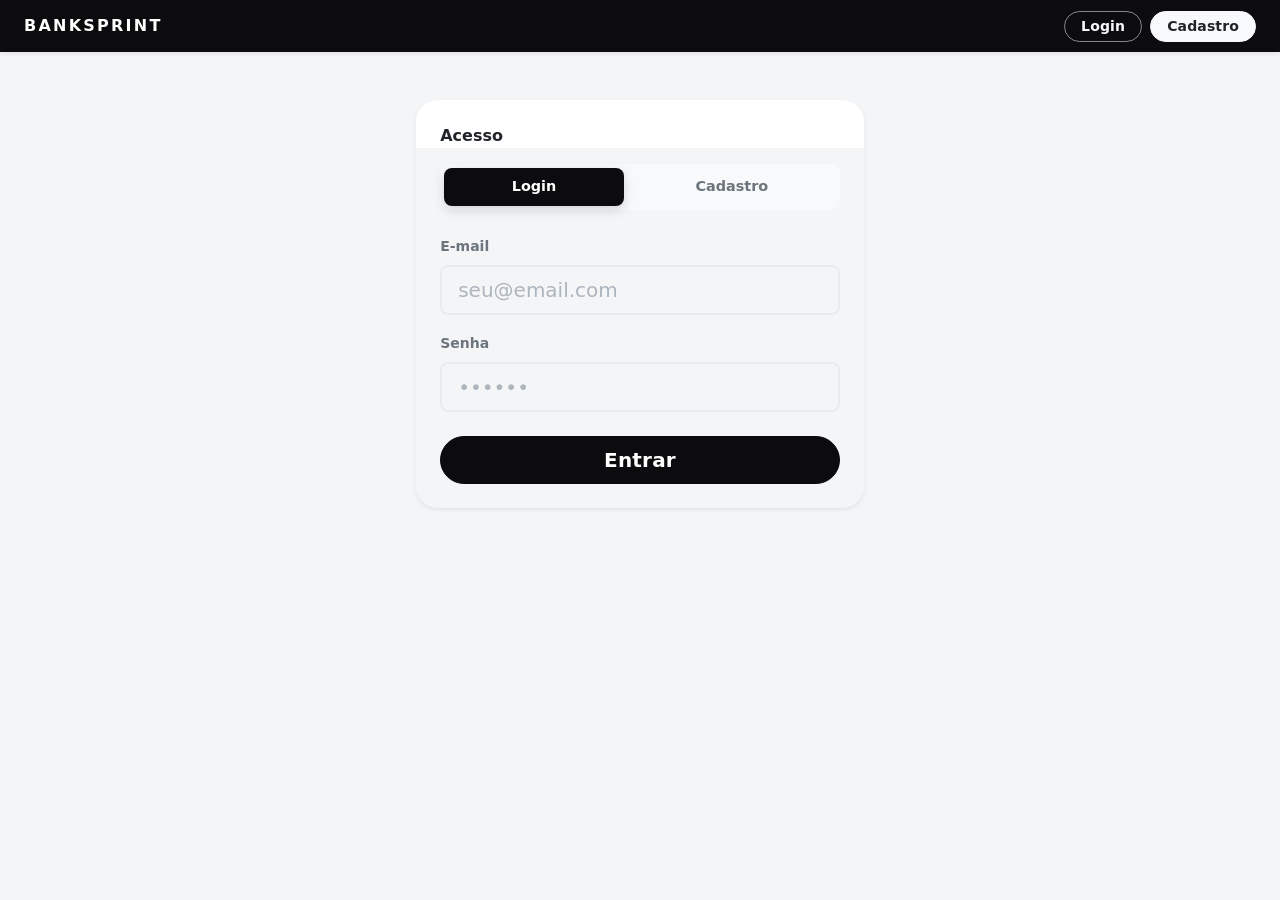
<file: Frontend/index.html>
<!DOCTYPE html>
<html lang="pt-BR">
<head>
  <meta charset="UTF-8" />
  <meta name="viewport" content="width=device-width, initial-scale=1" />
  <title>BANKSPRINT</title>
  <link href="https://cdn.jsdelivr.net/npm/bootstrap@5.3.3/dist/css/bootstrap.min.css" rel="stylesheet" />
  <link rel="stylesheet" href="https://cdn.jsdelivr.net/npm/bootstrap-icons@1.11.3/font/bootstrap-icons.min.css" />
  <link rel="stylesheet" href="style.css" />
</head>
<body>
  <nav class="navbar navbar-expand-lg banking-navbar shadow-sm">
    <div class="container-fluid px-3 px-lg-4">
      <span class="navbar-brand site-title mb-0">BANKSPRINT</span>
      <div class="d-flex align-items-center gap-2 ms-auto" id="nav-actions">
        <div id="nav-buttons-guest" class="d-flex gap-2">
          <button type="button" class="btn btn-outline-light btn-sm rounded-pill px-3" id="header-btn-login">Login</button>
          <button type="button" class="btn btn-light btn-sm rounded-pill px-3 text-dark fw-semibold" id="header-btn-register">Cadastro</button>
        </div>
        <div id="nav-buttons-user" class="d-none">
          <button type="button" class="btn btn-outline-light btn-sm rounded-pill px-3" id="header-btn-logout">Sair da conta</button>
        </div>
      </div>
    </div>
  </nav>

  <!-- Sistema de Notificações -->
  <div id="notification-container" class="notification-container"></div>

  <main class="container py-4 py-lg-5 px-3">
    <div class="row g-4 justify-content-center">
      <section class="col-12 col-md-10 col-lg-6 col-xl-5" id="panel-auth">
        <div class="card auth-card border-0 shadow-sm h-100">
          <div class="card-header bg-white border-0 pt-4 px-4 pb-0">
            <span class="fw-bold">Acesso</span>
          </div>
          <div class="card-body px-4 pb-4">
            <ul class="nav nav-pills nav-fill gap-1 mb-4 p-1 rounded-3 bg-light" role="tablist">
              <li class="nav-item" role="presentation">
                <button class="nav-link rounded-3 active" id="tab-login" data-bs-toggle="pill" data-bs-target="#pane-login" type="button" role="tab">Login</button>
              </li>
              <li class="nav-item" role="presentation">
                <button class="nav-link rounded-3" id="tab-register" data-bs-toggle="pill" data-bs-target="#pane-register" type="button" role="tab">Cadastro</button>
              </li>
            </ul>
            <div class="tab-content">
              <div class="tab-pane fade show active" id="pane-login" role="tabpanel">
                <form id="form-login" class="vstack gap-3">
                  <div>
                    <label class="form-label small text-secondary" for="login-email">E-mail</label>
                    <input type="email" class="form-control form-control-lg rounded-3" id="login-email" required autocomplete="username" placeholder="seu@email.com" />
                  </div>
                  <div>
                    <label class="form-label small text-secondary" for="login-password">Senha</label>
                    <input type="password" class="form-control form-control-lg rounded-3" id="login-password" required autocomplete="current-password" placeholder="••••••" />
                  </div>
                  <button type="submit" class="btn btn-dark btn-lg rounded-pill mt-2">Entrar</button>
                </form>
              </div>
              <div class="tab-pane fade" id="pane-register" role="tabpanel">
                <form id="form-register" class="vstack gap-3">
                  <div>
                    <label class="form-label small text-secondary" for="register-name">Nome</label>
                    <input type="text" class="form-control form-control-lg rounded-3" id="register-name" required minlength="2" placeholder="Seu nome completo" />
                  </div>
                  <div>
                    <label class="form-label small text-secondary" for="register-email">E-mail</label>
                    <input type="email" class="form-control form-control-lg rounded-3" id="register-email" required autocomplete="email" placeholder="seu@email.com" />
                  </div>
                  <div>
                    <label class="form-label small text-secondary" for="register-password">Senha</label>
                    <input type="password" class="form-control form-control-lg rounded-3" id="register-password" required minlength="6" autocomplete="new-password" placeholder="Mínimo 6 caracteres" />
                  </div>
                  <button type="submit" class="btn btn-dark btn-lg rounded-pill mt-2">Cadastrar</button>
                </form>
              </div>
            </div>
          </div>
        </div>
      </section>

      <section class="col-12 col-lg-8 col-xl-6 mx-auto d-none banking-dashboard" id="panel-banking">
        <div class="balance-card shadow-lg mb-4">
          <div class="balance-card-inner">
            <p class="balance-user mb-2" id="user-summary">—</p>
            <p class="balance-label mb-1">Saldo em reais</p>
            <p class="balance-amount mb-0" id="balance-display">R$ 0,00</p>
            <div class="action-chips action-chips--quad mt-4 pt-2">
              <button type="button" class="action-chip" id="btn-open-withdraw" data-bs-toggle="modal" data-bs-target="#modalWithdraw" aria-label="Sacar">
                <span class="action-chip-icon"><i class="bi bi-dash-lg"></i></span>
                <span class="action-chip-label">Sacar</span>
              </button>
              <button type="button" class="action-chip" id="btn-open-deposit" data-bs-toggle="modal" data-bs-target="#modalDeposit" aria-label="Depositar">
                <span class="action-chip-icon"><i class="bi bi-plus-lg"></i></span>
                <span class="action-chip-label">Depositar</span>
              </button>
              <button type="button" class="action-chip" id="btn-transfer-nav" aria-label="Transferir">
                <span class="action-chip-icon"><i class="bi bi-arrow-left-right"></i></span>
                <span class="action-chip-label">Transferir</span>
              </button>
              <button type="button" class="action-chip" id="btn-historico" aria-label="Histórico">
                <span class="action-chip-icon"><i class="bi bi-clock-history"></i></span>
                <span class="action-chip-label">Histórico</span>
              </button>
            </div>
          </div>
        </div>

        <section class="transfer-panel d-none" id="section-transfer">
          <h2 class="section-title mb-3">Transferir</h2>
          <form id="form-transfer" class="vstack gap-3">
            <div>
              <label class="form-label small text-secondary" for="transfer-to-account-id">ID da conta de destino</label>
              <input type="number" class="form-control form-control-lg rounded-3" id="transfer-to-account-id" min="1" step="1" required placeholder="Ex.: 123" />
            </div>
            <div id="transfer-recents-wrap" class="d-none">
              <p class="transfer-recents-title mb-2">Contas usadas antes</p>
              <div class="d-flex flex-wrap gap-2" id="transfer-recents-list"></div>
            </div>
            <div>
              <label class="form-label small text-secondary" for="transfer-amount">Valor (R$)</label>
              <input type="number" class="form-control form-control-lg rounded-3" id="transfer-amount" min="0.01" step="0.01" required placeholder="0,00" />
            </div>
            <button type="submit" class="btn btn-dark btn-lg rounded-pill">Enviar transferência</button>
          </form>
        </section>

        <section class="tx-section" id="section-historico">
          <div class="d-flex justify-content-between align-items-center mb-3 px-1">
            <h2 class="section-title mb-0">Histórico</h2>
            <button type="button" class="btn btn-link btn-sm text-decoration-none p-0 d-flex align-items-center gap-1" id="btn-refresh">
              <i class="bi bi-arrow-clockwise"></i>
              <span>Atualizar</span>
            </button>
          </div>
          <div class="tx-table-wrap border-0 shadow-sm">
            <table class="table tx-table mb-0">
              <thead>
                <tr>
                  <th scope="col">Data</th>
                  <th scope="col">Tipo</th>
                  <th scope="col" class="text-end">Valor</th>
                </tr>
              </thead>
              <tbody id="statement-body">
                <tr><td colspan="3" class="text-center text-muted py-5">Sem movimentações</td></tr>
              </tbody>
            </table>
          </div>
        </section>
      </section>
    </div>
  </main>

  <!-- Modais: mesmos ids de formulário e inputs -->
  <div class="modal fade" id="modalDeposit" tabindex="-1" aria-labelledby="modalDepositLabel" aria-hidden="true">
    <div class="modal-dialog modal-dialog-centered">
      <div class="modal-content rounded-4 border-0 shadow">
        <div class="modal-header border-0 pb-0">
          <h5 class="modal-title fw-bold" id="modalDepositLabel"><i class="bi bi-plus-circle me-2"></i>Depositar</h5>
          <button type="button" class="btn-close" data-bs-dismiss="modal" aria-label="Fechar"></button>
        </div>
        <div class="modal-body pt-2">
          <form id="form-deposit" class="vstack gap-3">
            <div>
              <label class="form-label small text-secondary" for="deposit-amount">Valor (R$)</label>
              <input type="number" class="form-control form-control-lg rounded-3" id="deposit-amount" min="0.01" step="0.01" required placeholder="100,00" />
            </div>
            <button type="submit" class="btn btn-dark btn-lg rounded-pill">Confirmar depósito</button>
          </form>
        </div>
      </div>
    </div>
  </div>

  <div class="modal fade" id="modalWithdraw" tabindex="-1" aria-labelledby="modalWithdrawLabel" aria-hidden="true">
    <div class="modal-dialog modal-dialog-centered">
      <div class="modal-content rounded-4 border-0 shadow">
        <div class="modal-header border-0 pb-0">
          <h5 class="modal-title fw-bold" id="modalWithdrawLabel"><i class="bi bi-dash-circle me-2"></i>Sacar</h5>
          <button type="button" class="btn-close" data-bs-dismiss="modal" aria-label="Fechar"></button>
        </div>
        <div class="modal-body pt-2">
          <form id="form-withdraw" class="vstack gap-3">
            <div>
              <label class="form-label small text-secondary" for="withdraw-amount">Valor (R$)</label>
              <input type="number" class="form-control form-control-lg rounded-3" id="withdraw-amount" min="0.01" step="0.01" required placeholder="100,00" />
            </div>
            <button type="submit" class="btn btn-dark btn-lg rounded-pill">Confirmar saque</button>
          </form>
        </div>
      </div>
    </div>
  </div>

  <script src="https://cdn.jsdelivr.net/npm/bootstrap@5.3.3/dist/js/bootstrap.bundle.min.js"></script>
  <script src="app.js"></script>
</body>
</html>
</file>
<file: Frontend/style.css>
:root {
  --bs-body-bg: #f4f5f7;
  --bank-ink: #0c0c0e;
  --bank-card: #141416;
  --bank-muted: rgba(255, 255, 255, 0.55);
  --bank-radius: 1.35rem;
  --bank-radius-sm: 0.9rem;
}

body {
  background: var(--bs-body-bg);
  color: var(--bank-ink);
  font-family: system-ui, -apple-system, "Segoe UI", Roboto, "Helvetica Neue", Arial, sans-serif;
}


.banking-navbar {
  background: var(--bank-ink) !important;
  min-height: 3.25rem;
}

.site-title {
  font-weight: 800;
  letter-spacing: 0.14em;
  font-size: 1rem;
  color: #fff !important;
}


.auth-card {
  border-radius: var(--bank-radius) !important;
  overflow: hidden;
}

.auth-card .nav-pills .nav-link {
  color: #6c757d;
  font-weight: 600;
  font-size: 0.9rem;
}

.auth-card .nav-pills .nav-link.active {
  background: var(--bank-ink);
  color: #fff;
}


.banking-dashboard {
  max-width: 28rem;
}

.balance-card {
  border-radius: var(--bank-radius);
  background: linear-gradient(155deg, #1a1a1f 0%, #0a0a0c 100%);
  color: #fff;
  overflow: hidden;
}

.balance-card-inner {
  padding: 1.75rem 1.5rem 1.5rem;
}

.balance-user {
  font-size: 0.8rem;
  color: var(--bank-muted);
  white-space: nowrap;
  overflow: hidden;
  text-overflow: ellipsis;
}

.balance-label {
  font-size: 0.75rem;
  text-transform: uppercase;
  letter-spacing: 0.08em;
  color: var(--bank-muted);
}

.balance-amount {
  font-weight: 800;
  font-size: clamp(2rem, 8vw, 2.65rem);
  line-height: 1.1;
  letter-spacing: -0.02em;
  font-variant-numeric: tabular-nums;
  color: #fff !important;
}


.action-chips {
  display: flex;
  justify-content: space-between;
  gap: 0.5rem;
  flex-wrap: wrap;
}

.action-chips--quad {
  gap: 0.35rem;
}

.action-chips--quad .action-chip-icon {
  width: 2.55rem;
  height: 2.55rem;
  font-size: 0.95rem;
}

.action-chips--quad .action-chip-label {
  font-size: 0.65rem;
}

.action-chip {
  flex: 1;
  min-width: 0;
  display: flex;
  flex-direction: column;
  align-items: center;
  gap: 0.45rem;
  padding: 0.35rem 0.25rem 0.5rem;
  border: none;
  background: transparent;
  color: rgba(255, 255, 255, 0.92);
  cursor: pointer;
  border-radius: var(--bank-radius-sm);
  transition: background 0.15s ease, transform 0.12s ease;
}

.action-chip:hover {
  background: rgba(255, 255, 255, 0.08);
  color: #fff;
}

.action-chip:active {
  transform: scale(0.97);
}

.action-chip-icon {
  width: 3rem;
  height: 3rem;
  border-radius: 50%;
  display: flex;
  align-items: center;
  justify-content: center;
  background: rgba(255, 255, 255, 0.12);
  font-size: 1.15rem;
}

.action-chip-label {
  font-size: 0.72rem;
  font-weight: 600;
  letter-spacing: 0.02em;
}


.section-title {
  font-size: 1.05rem;
  font-weight: 800;
  letter-spacing: -0.02em;
}

.tx-section #btn-refresh {
  color: #6c757d;
  font-weight: 600;
  font-size: 0.85rem;
}

.tx-section #btn-refresh:hover:not(:disabled) {
  color: var(--bank-ink);
}

.tx-section #btn-refresh:disabled {
  opacity: 0.6;
  cursor: not-allowed;
}


.transfer-panel {
  background: #fff;
  border-radius: var(--bank-radius);
  box-shadow: 0 0.25rem 1rem rgba(12, 12, 14, 0.06);
  padding: 1.25rem 1.35rem 1.35rem;
  margin-bottom: 1.5rem;
}

.transfer-panel .section-title {
  font-size: 1rem;
}

.transfer-recents-title {
  font-size: 0.75rem;
  font-weight: 700;
  text-transform: uppercase;
  letter-spacing: 0.06em;
  color: #868e96;
}

.btn-recent-id {
  font-variant-numeric: tabular-nums;
}

.tx-table-wrap {
  background: #fff;
  border-radius: var(--bank-radius);
  overflow: hidden;
}

.tx-table {
  --bs-table-bg: transparent;
  font-size: 0.9rem;
}

.tx-table thead th {
  font-size: 0.7rem;
  text-transform: uppercase;
  letter-spacing: 0.06em;
  color: #868e96;
  font-weight: 700;
  border-bottom: 1px solid #eef0f3;
  padding-top: 1rem;
  padding-bottom: 0.65rem;
}

.tx-table tbody td {
  padding-top: 0.85rem;
  padding-bottom: 0.85rem;
  border-color: #f1f3f5;
  vertical-align: middle;
}

.tx-table tbody tr:last-child td {
  border-bottom: 0;
}


#alert-root .alert {
  margin-bottom: 0.5rem;
  border-radius: var(--bank-radius-sm);
}


.notification-container {
  position: fixed;
  bottom: 2rem;
  left: 50%;
  transform: translateX(-50%);
  z-index: 9999;
  display: flex;
  flex-direction: column;
  gap: 0.75rem;
  max-width: 90vw;
  width: 100%;
  max-width: 24rem;
  pointer-events: none;
}

.notification {
  display: flex;
  align-items: center;
  gap: 1rem;
  padding: 1rem 1.25rem;
  border-radius: 0.75rem;
  background: #fff;
  box-shadow: 0 0.5rem 2rem rgba(12, 12, 14, 0.15);
  font-size: 0.95rem;
  font-weight: 500;
  animation: slideIn 0.3s cubic-bezier(0.34, 1.56, 0.64, 1);
  pointer-events: all;
  backdrop-filter: blur(10px);
}

.notification.success {
  color: #155724;
  border-left: 4px solid #28a745;
}

.notification.success .notification-icon {
  color: #28a745;
}

.notification.danger {
  color: #721c24;
  border-left: 4px solid #dc3545;
}

.notification.danger .notification-icon {
  color: #dc3545;
}

.notification.warning {
  color: #856404;
  border-left: 4px solid #ffc107;
}

.notification.warning .notification-icon {
  color: #ffc107;
}

.notification.info {
  color: #0c5460;
  border-left: 4px solid #17a2b8;
}

.notification.info .notification-icon {
  color: #17a2b8;
}

.notification.secondary {
  color: #383d41;
  border-left: 4px solid #6c757d;
}

.notification.secondary .notification-icon {
  color: #6c757d;
}

.notification-icon {
  flex-shrink: 0;
  font-size: 1.25rem;
  display: flex;
  align-items: center;
  justify-content: center;
}

.notification-content {
  flex: 1;
  word-break: break-word;
}

.notification-close {
  flex-shrink: 0;
  background: none;
  border: none;
  color: currentColor;
  cursor: pointer;
  padding: 0.25rem;
  display: flex;
  align-items: center;
  justify-content: center;
  opacity: 0.6;
  transition: opacity 0.2s ease;
  font-size: 1.25rem;
  line-height: 1;
}

.notification-close:hover {
  opacity: 1;
}

.notification.removing {
  animation: slideOut 0.3s cubic-bezier(0.34, 1.56, 0.64, 1) forwards;
}

@keyframes slideIn {
  from {
    opacity: 0;
    transform: translateX(-50%) translateY(1rem);
  }
  to {
    opacity: 1;
    transform: translateX(-50%) translateY(0);
  }
}

@keyframes slideOut {
  from {
    opacity: 1;
    transform: translateX(-50%) translateY(0);
  }
  to {
    opacity: 0;
    transform: translateX(-50%) translateY(1rem);
  }
}


.modal-content.rounded-4 {
  border-radius: var(--bank-radius) !important;
  animation: scaleIn 0.3s cubic-bezier(0.34, 1.56, 0.64, 1);
}

@keyframes scaleIn {
  from {
    opacity: 0;
    transform: scale(0.95);
  }
  to {
    opacity: 1;
    transform: scale(1);
  }
}

.modal-header {
  background: linear-gradient(135deg, rgba(12, 12, 14, 0.02) 0%, rgba(12, 12, 14, 0.06) 100%);
}

.modal-title {
  color: var(--bank-ink);
  font-size: 1.15rem;
}

.modal-body {
  padding: 2rem 1.5rem;
}

.modal-backdrop {
  background-color: rgba(0, 0, 0, 0.4);
}




.form-control,
.form-select {
  border: 2px solid #e9ecef;
  transition: all 0.3s ease;
}

.form-control:focus,
.form-select:focus {
  border-color: #0c0c0e;
  box-shadow: 0 0 0 0.2rem rgba(12, 12, 14, 0.1);
}

.form-control::placeholder {
  color: #adb5bd;
  opacity: 1;
}


.btn {
  transition: all 0.3s ease;
  font-weight: 600;
  letter-spacing: 0.01em;
}

.btn-dark {
  background: #0c0c0e;
  border-color: #0c0c0e;
}

.btn-dark:hover {
  background: #1a1a1f;
  border-color: #1a1a1f;
  transform: translateY(-2px);
  box-shadow: 0 0.5rem 1.5rem rgba(12, 12, 14, 0.2);
}

.btn-dark:active {
  transform: translateY(0);
}

.btn-outline-light {
  border-color: rgba(255, 255, 255, 0.5);
  transition: all 0.3s ease;
}

.btn-outline-light:hover {
  border-color: #fff;
  transform: translateY(-2px);
  box-shadow: 0 0.5rem 1rem rgba(255, 255, 255, 0.2);
}

.btn-link {
  transition: all 0.2s ease;
}

.btn-link:hover {
  transform: translateY(-2px);
}


.btn:disabled,
.btn.loading {
  opacity: 0.7;
  cursor: not-allowed;
  pointer-events: none;
}

.btn.loading {
  position: relative;
}

.btn.loading::after {
  content: "";
  position: absolute;
  width: 1rem;
  height: 1rem;
  top: 50%;
  left: 50%;
  transform: translate(-50%, -50%);
  border: 2px solid currentColor;
  border-radius: 50%;
  border-top-color: transparent;
  animation: spin 0.6s linear infinite;
}

@keyframes spin {
  to {
    transform: translate(-50%, -50%) rotate(360deg);
  }
}


.balance-card {
  transition: all 0.4s ease;
}

.balance-card:hover {
  box-shadow: 0 1rem 3rem rgba(0, 0, 0, 0.3);
  transform: translateY(-4px);
}


.section-title {
  animation: fadeInDown 0.5s ease 0.1s both;
}

@keyframes fadeInDown {
  from {
    opacity: 0;
    transform: translateY(-10px);
  }
  to {
    opacity: 1;
    transform: translateY(0);
  }
}


.tx-table-wrap {
  transition: all 0.3s ease;
}

.tx-table tbody tr {
  transition: all 0.2s ease;
  border-bottom: 1px solid #f1f3f5;
}

.tx-table tbody tr:hover {
  background-color: #f8f9fa;
}


.transfer-panel {
  animation: fadeInUp 0.5s ease 0.2s both;
}

@keyframes fadeInUp {
  from {
    opacity: 0;
    transform: translateY(20px);
  }
  to {
    opacity: 1;
    transform: translateY(0);
  }
}


.action-chip {
  transition: all 0.2s ease;
}

.action-chip:hover .action-chip-icon {
  background: rgba(255, 255, 255, 0.18);
  transform: scale(1.08);
}


.auth-card {
  animation: fadeInUp 0.5s ease both;
  border: 1px solid #f1f3f5;
}

.auth-card .nav-pills .nav-link {
  position: relative;
  transition: all 0.3s ease;
}

.auth-card .nav-pills .nav-link:hover:not(.active) {
  background: rgba(12, 12, 14, 0.05);
  color: #0c0c0e;
}

.auth-card .nav-pills .nav-link.active {
  background: var(--bank-ink);
  color: #fff;
  box-shadow: 0 0.25rem 0.75rem rgba(12, 12, 14, 0.15);
}


.form-control.is-invalid {
  border-color: #dc3545;
  background-image: url("data:image/svg+xml,%3csvg xmlns='http://www.w3.org/2000/svg' viewBox='12 12 24 24'%3e%3ccircle cx='24' cy='24' r='12' fill='none' stroke='%23dc3545' stroke-width='2'/%3e%3ctext x='24' y='28' text-anchor='middle' fill='%23dc3545' font-size='16' font-weight='bold'%3e!%3c/text%3e%3c/svg%3e");
  background-repeat: no-repeat;
  background-position: right 1rem center;
  background-size: 1.5rem;
  padding-right: 3rem;
}


.form-label {
  transition: color 0.2s ease;
  font-weight: 600;
}


body {
  text-rendering: optimizeLegibility;
  -webkit-font-smoothing: antialiased;
  -moz-osx-font-smoothing: grayscale;
}


@media (max-width: 480px) {
  .notification-container {
    max-width: calc(100vw - 1rem);
    bottom: 1rem;
  }

  .notification {
    font-size: 0.85rem;
    padding: 0.9rem 1rem;
  }
}

@media (min-width: 992px) {
  .banking-dashboard {
    max-width: 32rem;
  }
}
</file>
<file: bankSprint/wwwroot/style.css>
:root {
  --bs-body-bg: #f4f5f7;
  --bank-ink: #0c0c0e;
  --bank-card: #141416;
  --bank-muted: rgba(255, 255, 255, 0.55);
  --bank-radius: 1.35rem;
  --bank-radius-sm: 0.9rem;
}

body {
  background: var(--bs-body-bg);
  color: var(--bank-ink);
  font-family: system-ui, -apple-system, "Segoe UI", Roboto, "Helvetica Neue", Arial, sans-serif;
}


.banking-navbar {
  background: var(--bank-ink) !important;
  min-height: 3.25rem;
}

.site-title {
  font-weight: 800;
  letter-spacing: 0.14em;
  font-size: 1rem;
  color: #fff !important;
}


.auth-card {
  border-radius: var(--bank-radius) !important;
  overflow: hidden;
}

.auth-card .nav-pills .nav-link {
  color: #6c757d;
  font-weight: 600;
  font-size: 0.9rem;
}

.auth-card .nav-pills .nav-link.active {
  background: var(--bank-ink);
  color: #fff;
}


.banking-dashboard {
  max-width: 28rem;
}

.balance-card {
  border-radius: var(--bank-radius);
  background: linear-gradient(155deg, #1a1a1f 0%, #0a0a0c 100%);
  color: #fff;
  overflow: hidden;
}

.balance-card-inner {
  padding: 1.75rem 1.5rem 1.5rem;
}

.balance-user {
  font-size: 0.8rem;
  color: var(--bank-muted);
  white-space: nowrap;
  overflow: hidden;
  text-overflow: ellipsis;
}

.balance-label {
  font-size: 0.75rem;
  text-transform: uppercase;
  letter-spacing: 0.08em;
  color: var(--bank-muted);
}

.balance-amount {
  font-weight: 800;
  font-size: clamp(2rem, 8vw, 2.65rem);
  line-height: 1.1;
  letter-spacing: -0.02em;
  font-variant-numeric: tabular-nums;
  color: #fff !important;
}


.action-chips {
  display: flex;
  justify-content: space-between;
  gap: 0.5rem;
  flex-wrap: wrap;
}

.action-chips--quad {
  gap: 0.35rem;
}

.action-chips--quad .action-chip-icon {
  width: 2.55rem;
  height: 2.55rem;
  font-size: 0.95rem;
}

.action-chips--quad .action-chip-label {
  font-size: 0.65rem;
}

.action-chip {
  flex: 1;
  min-width: 0;
  display: flex;
  flex-direction: column;
  align-items: center;
  gap: 0.45rem;
  padding: 0.35rem 0.25rem 0.5rem;
  border: none;
  background: transparent;
  color: rgba(255, 255, 255, 0.92);
  cursor: pointer;
  border-radius: var(--bank-radius-sm);
  transition: background 0.15s ease, transform 0.12s ease;
}

.action-chip:hover {
  background: rgba(255, 255, 255, 0.08);
  color: #fff;
}

.action-chip:active {
  transform: scale(0.97);
}

.action-chip-icon {
  width: 3rem;
  height: 3rem;
  border-radius: 50%;
  display: flex;
  align-items: center;
  justify-content: center;
  background: rgba(255, 255, 255, 0.12);
  font-size: 1.15rem;
}

.action-chip-label {
  font-size: 0.72rem;
  font-weight: 600;
  letter-spacing: 0.02em;
}


.section-title {
  font-size: 1.05rem;
  font-weight: 800;
  letter-spacing: -0.02em;
}

.tx-section #btn-refresh {
  color: #6c757d;
  font-weight: 600;
  font-size: 0.85rem;
}

.tx-section #btn-refresh:hover:not(:disabled) {
  color: var(--bank-ink);
}

.tx-section #btn-refresh:disabled {
  opacity: 0.6;
  cursor: not-allowed;
}


.transfer-panel {
  background: #fff;
  border-radius: var(--bank-radius);
  box-shadow: 0 0.25rem 1rem rgba(12, 12, 14, 0.06);
  padding: 1.25rem 1.35rem 1.35rem;
  margin-bottom: 1.5rem;
}

.transfer-panel .section-title {
  font-size: 1rem;
}

.transfer-recents-title {
  font-size: 0.75rem;
  font-weight: 700;
  text-transform: uppercase;
  letter-spacing: 0.06em;
  color: #868e96;
}

.btn-recent-id {
  font-variant-numeric: tabular-nums;
}

.tx-table-wrap {
  background: #fff;
  border-radius: var(--bank-radius);
  overflow: hidden;
}

.tx-table {
  --bs-table-bg: transparent;
  font-size: 0.9rem;
}

.tx-table thead th {
  font-size: 0.7rem;
  text-transform: uppercase;
  letter-spacing: 0.06em;
  color: #868e96;
  font-weight: 700;
  border-bottom: 1px solid #eef0f3;
  padding-top: 1rem;
  padding-bottom: 0.65rem;
}

.tx-table tbody td {
  padding-top: 0.85rem;
  padding-bottom: 0.85rem;
  border-color: #f1f3f5;
  vertical-align: middle;
}

.tx-table tbody tr:last-child td {
  border-bottom: 0;
}


#alert-root .alert {
  margin-bottom: 0.5rem;
  border-radius: var(--bank-radius-sm);
}


.notification-container {
  position: fixed;
  bottom: 2rem;
  left: 50%;
  transform: translateX(-50%);
  z-index: 9999;
  display: flex;
  flex-direction: column;
  gap: 0.75rem;
  max-width: 90vw;
  width: 100%;
  max-width: 24rem;
  pointer-events: none;
}

.notification {
  display: flex;
  align-items: center;
  gap: 1rem;
  padding: 1rem 1.25rem;
  border-radius: 0.75rem;
  background: #fff;
  box-shadow: 0 0.5rem 2rem rgba(12, 12, 14, 0.15);
  font-size: 0.95rem;
  font-weight: 500;
  animation: slideIn 0.3s cubic-bezier(0.34, 1.56, 0.64, 1);
  pointer-events: all;
  backdrop-filter: blur(10px);
}

.notification.success {
  color: #155724;
  border-left: 4px solid #28a745;
}

.notification.success .notification-icon {
  color: #28a745;
}

.notification.danger {
  color: #721c24;
  border-left: 4px solid #dc3545;
}

.notification.danger .notification-icon {
  color: #dc3545;
}

.notification.warning {
  color: #856404;
  border-left: 4px solid #ffc107;
}

.notification.warning .notification-icon {
  color: #ffc107;
}

.notification.info {
  color: #0c5460;
  border-left: 4px solid #17a2b8;
}

.notification.info .notification-icon {
  color: #17a2b8;
}

.notification.secondary {
  color: #383d41;
  border-left: 4px solid #6c757d;
}

.notification.secondary .notification-icon {
  color: #6c757d;
}

.notification-icon {
  flex-shrink: 0;
  font-size: 1.25rem;
  display: flex;
  align-items: center;
  justify-content: center;
}

.notification-content {
  flex: 1;
  word-break: break-word;
}

.notification-close {
  flex-shrink: 0;
  background: none;
  border: none;
  color: currentColor;
  cursor: pointer;
  padding: 0.25rem;
  display: flex;
  align-items: center;
  justify-content: center;
  opacity: 0.6;
  transition: opacity 0.2s ease;
  font-size: 1.25rem;
  line-height: 1;
}

.notification-close:hover {
  opacity: 1;
}

.notification.removing {
  animation: slideOut 0.3s cubic-bezier(0.34, 1.56, 0.64, 1) forwards;
}

@keyframes slideIn {
  from {
    opacity: 0;
    transform: translateX(-50%) translateY(1rem);
  }
  to {
    opacity: 1;
    transform: translateX(-50%) translateY(0);
  }
}

@keyframes slideOut {
  from {
    opacity: 1;
    transform: translateX(-50%) translateY(0);
  }
  to {
    opacity: 0;
    transform: translateX(-50%) translateY(1rem);
  }
}


.modal-content.rounded-4 {
  border-radius: var(--bank-radius) !important;
  animation: scaleIn 0.3s cubic-bezier(0.34, 1.56, 0.64, 1);
}

@keyframes scaleIn {
  from {
    opacity: 0;
    transform: scale(0.95);
  }
  to {
    opacity: 1;
    transform: scale(1);
  }
}

.modal-header {
  background: linear-gradient(135deg, rgba(12, 12, 14, 0.02) 0%, rgba(12, 12, 14, 0.06) 100%);
}

.modal-title {
  color: var(--bank-ink);
  font-size: 1.15rem;
}

.modal-body {
  padding: 2rem 1.5rem;
}

.modal-backdrop {
  background-color: rgba(0, 0, 0, 0.4);
}




.form-control,
.form-select {
  border: 2px solid #e9ecef;
  transition: all 0.3s ease;
}

.form-control:focus,
.form-select:focus {
  border-color: #0c0c0e;
  box-shadow: 0 0 0 0.2rem rgba(12, 12, 14, 0.1);
}

.form-control::placeholder {
  color: #adb5bd;
  opacity: 1;
}


.btn {
  transition: all 0.3s ease;
  font-weight: 600;
  letter-spacing: 0.01em;
}

.btn-dark {
  background: #0c0c0e;
  border-color: #0c0c0e;
}

.btn-dark:hover {
  background: #1a1a1f;
  border-color: #1a1a1f;
  transform: translateY(-2px);
  box-shadow: 0 0.5rem 1.5rem rgba(12, 12, 14, 0.2);
}

.btn-dark:active {
  transform: translateY(0);
}

.btn-outline-light {
  border-color: rgba(255, 255, 255, 0.5);
  transition: all 0.3s ease;
}

.btn-outline-light:hover {
  border-color: #fff;
  transform: translateY(-2px);
  box-shadow: 0 0.5rem 1rem rgba(255, 255, 255, 0.2);
}

.btn-link {
  transition: all 0.2s ease;
}

.btn-link:hover {
  transform: translateY(-2px);
}


.btn:disabled,
.btn.loading {
  opacity: 0.7;
  cursor: not-allowed;
  pointer-events: none;
}

.btn.loading {
  position: relative;
}

.btn.loading::after {
  content: "";
  position: absolute;
  width: 1rem;
  height: 1rem;
  top: 50%;
  left: 50%;
  transform: translate(-50%, -50%);
  border: 2px solid currentColor;
  border-radius: 50%;
  border-top-color: transparent;
  animation: spin 0.6s linear infinite;
}

@keyframes spin {
  to {
    transform: translate(-50%, -50%) rotate(360deg);
  }
}


.balance-card {
  transition: all 0.4s ease;
}

.balance-card:hover {
  box-shadow: 0 1rem 3rem rgba(0, 0, 0, 0.3);
  transform: translateY(-4px);
}


.section-title {
  animation: fadeInDown 0.5s ease 0.1s both;
}

@keyframes fadeInDown {
  from {
    opacity: 0;
    transform: translateY(-10px);
  }
  to {
    opacity: 1;
    transform: translateY(0);
  }
}


.tx-table-wrap {
  transition: all 0.3s ease;
}

.tx-table tbody tr {
  transition: all 0.2s ease;
  border-bottom: 1px solid #f1f3f5;
}

.tx-table tbody tr:hover {
  background-color: #f8f9fa;
}


.transfer-panel {
  animation: fadeInUp 0.5s ease 0.2s both;
}

@keyframes fadeInUp {
  from {
    opacity: 0;
    transform: translateY(20px);
  }
  to {
    opacity: 1;
    transform: translateY(0);
  }
}


.action-chip {
  transition: all 0.2s ease;
}

.action-chip:hover .action-chip-icon {
  background: rgba(255, 255, 255, 0.18);
  transform: scale(1.08);
}


.auth-card {
  animation: fadeInUp 0.5s ease both;
  border: 1px solid #f1f3f5;
}

.auth-card .nav-pills .nav-link {
  position: relative;
  transition: all 0.3s ease;
}

.auth-card .nav-pills .nav-link:hover:not(.active) {
  background: rgba(12, 12, 14, 0.05);
  color: #0c0c0e;
}

.auth-card .nav-pills .nav-link.active {
  background: var(--bank-ink);
  color: #fff;
  box-shadow: 0 0.25rem 0.75rem rgba(12, 12, 14, 0.15);
}


.form-control.is-invalid {
  border-color: #dc3545;
  background-image: url("data:image/svg+xml,%3csvg xmlns='http://www.w3.org/2000/svg' viewBox='12 12 24 24'%3e%3ccircle cx='24' cy='24' r='12' fill='none' stroke='%23dc3545' stroke-width='2'/%3e%3ctext x='24' y='28' text-anchor='middle' fill='%23dc3545' font-size='16' font-weight='bold'%3e!%3c/text%3e%3c/svg%3e");
  background-repeat: no-repeat;
  background-position: right 1rem center;
  background-size: 1.5rem;
  padding-right: 3rem;
}


.form-label {
  transition: color 0.2s ease;
  font-weight: 600;
}


body {
  text-rendering: optimizeLegibility;
  -webkit-font-smoothing: antialiased;
  -moz-osx-font-smoothing: grayscale;
}

/* Estilos para transações clicáveis (transferências) */
.transaction-clickable {
  user-select: none;
  cursor: pointer;
  transition: background-color 0.2s ease;
}

/* Comprovante */
.comprovante-documento {
  background: #fff;
  border-radius: 0.5rem;
  line-height: 1.6;
}

@media print {
  /* Ocultar elementos não essenciais na impressão */
  .modal-header,
  .modal-footer,
  #btn-print-comprovante,
  .notification-container,
  .navbar,
  .btn,
  button {
    display: none !important;
  }

  /* Remover margens do modal para imprimir o comprovante */
  .modal-content {
    box-shadow: none;
    border: none;
    padding: 0;
    margin: 0;
  }

  .modal-body {
    padding: 0 !important;
  }

  #comprovante-content {
    margin: 0;
    padding: 0;
  }

  #comprovante-content > div {
    width: 100%;
    margin: 0;
    padding: 20mm;
  }

  body {
    background: #fff !important;
  }
}

@media (max-width: 480px) {
  .notification-container {
    max-width: calc(100vw - 1rem);
    bottom: 1rem;
  }

  .notification {
    font-size: 0.85rem;
    padding: 0.9rem 1rem;
  }
}

@media (min-width: 992px) {
  .banking-dashboard {
    max-width: 40rem;
  }
}
</file>
